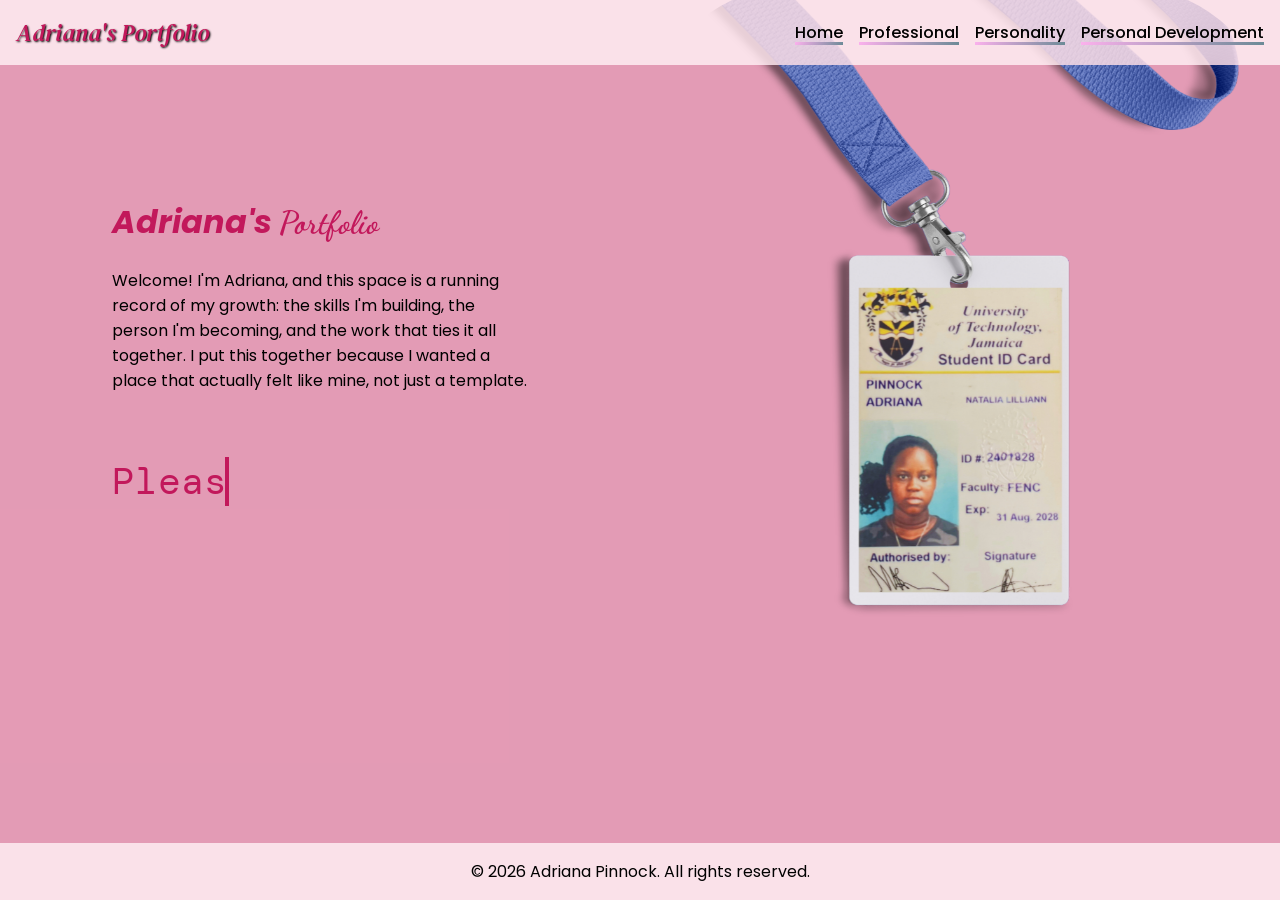
<file: 2401828_IA1_S1AY27/codes/index.html>
<!DOCTYPE html>
<html lang="en">
<head>
    <meta charset="UTF-8">
    <meta name="viewport" content="width=device-width, initial-scale=1.0">
    <title>Adriana's Portfolio|Home</title>
    <link rel="stylesheet" href="../styles.css">
</head>
<body>
    <div class="container">
        <header>
            <nav id="navbar">
                <div class="logo">
                    <a href="index.html">Adriana's Portfolio</a>
                </div>
                <div class="navlinks">
                    <a href="index.html">Home</a>
                    <a href="professional.html">Professional</a>
                    <a href="personality.html">Personality</a>
                    <a href="personal_dev.html">Personal Development</a>
                </div>
            </nav>
        </header>

        <main>
            <div class="content">
                <h1>Adriana's <em>Portfolio</em></h1>
                <p class="desc">Welcome!  I'm Adriana, and this space is a running record of my growth: the skills I'm building, 
                    the person I'm becoming, and the work that ties it all together. I put this together because I wanted a place that 
                    actually felt like mine, not just a template.
                </p>
                <div class="type-wrap">
                    <p class="typewriter">Please Enjoy!</p>
                </div>
                
            </div>

            <div class="id-wrap">
                <a href="mailto:CAnuli@utech.edu.jm?subject=IA%20Query">
                    <img id="img1" src="../assets/ID_edited.png" alt="Student ID card">
                </a>
            </div>
        </main>

        <footer>
            <p>&copy; 2026 Adriana Pinnock. All rights reserved.</p>
        </footer>
    </div>
</body>
</html>
</file>
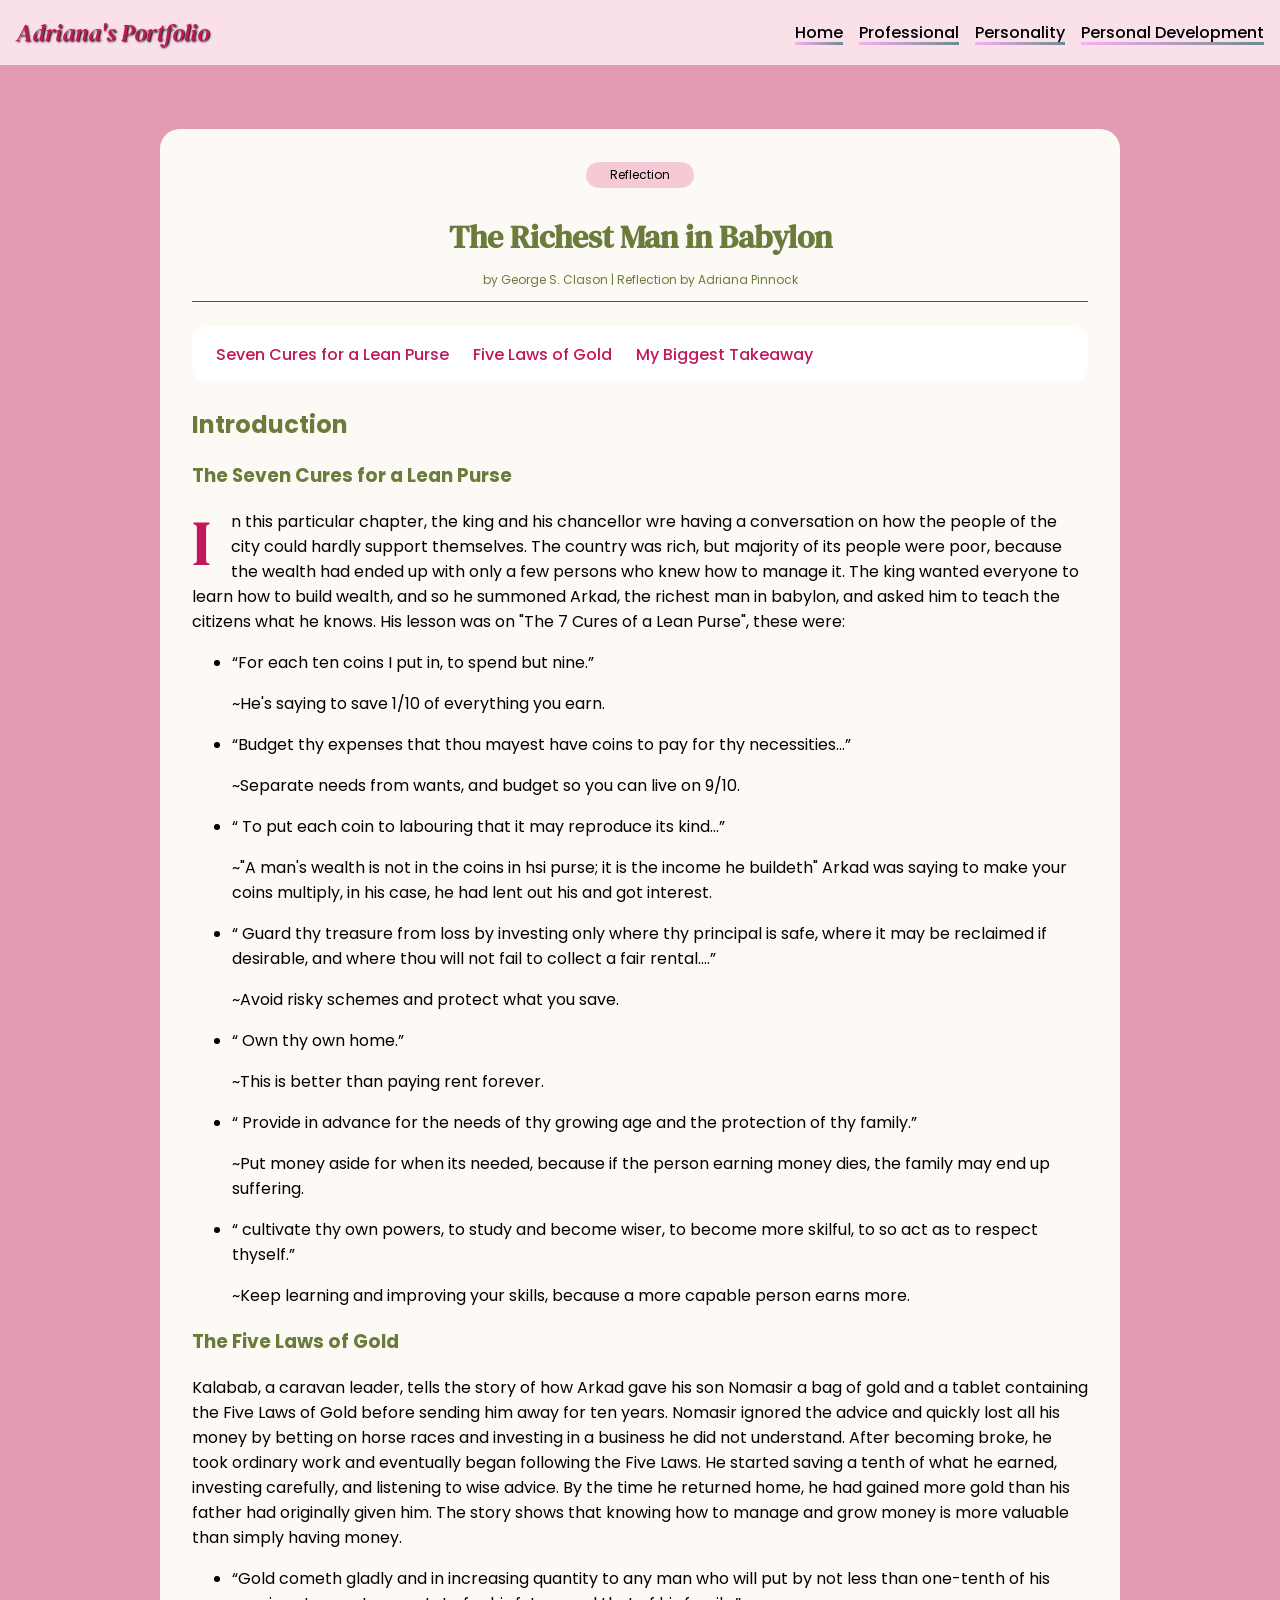
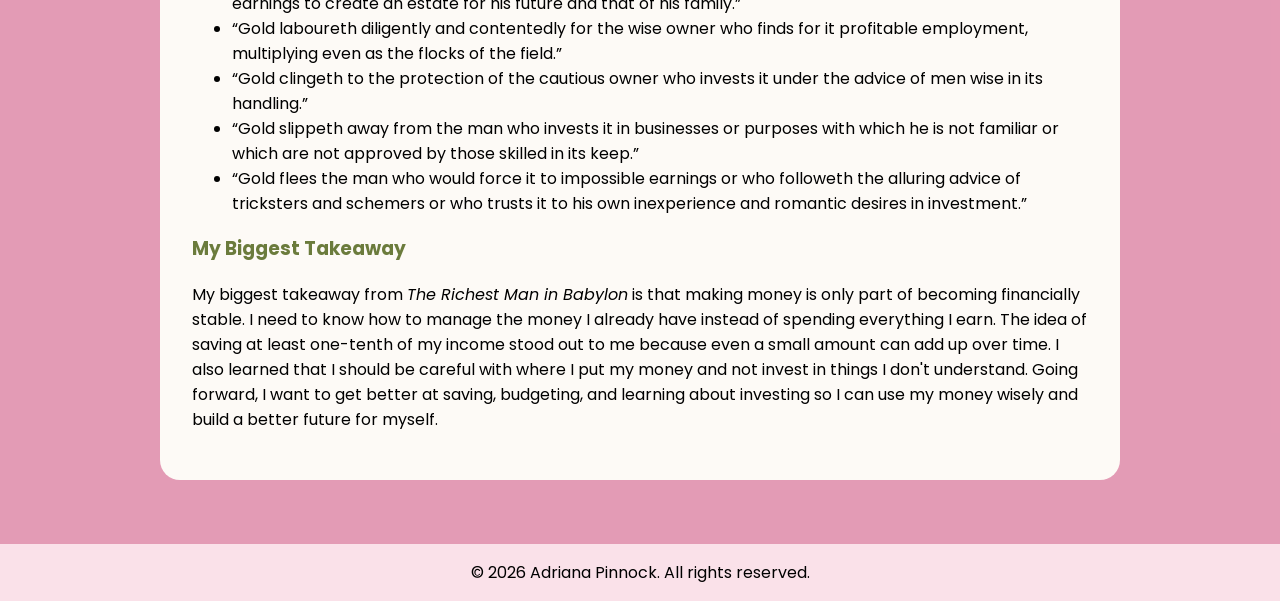
<file: 2401828_IA1_S1AY27/codes/personal_dev.html>
<!DOCTYPE html>
<html lang="en">
<head>
    <meta charset="UTF-8">
    <meta name="viewport" content="width=device-width, initial-scale=1.0">
    <title>Adriana's Portfolio | Personal Development</title>
    <link rel="stylesheet" href="../styles.css">
</head>
<body>
    <div class="container">
        <header>
            <nav id="navbar">
                <div class="logo">
                    <a href="index.html">Adriana's Portfolio</a>
                </div>
                <div class="navlinks">
                    <a href="index.html">Home</a>
                    <a href="professional.html">Professional</a>
                    <a href="personality.html">Personality</a>
                    <a href="personal_dev.html">Personal Development</a>
                </div>
            </nav>
        </header>

        <main class="personal-dev">
            <article class="blog">
                <div class="blog-head">
                    <span class="trait-tag">Reflection</span>
                    <h1>The Richest Man in Babylon</h1>
                    <p class="blog-byline">by George S. Clason | Reflection by Adriana Pinnock</p>
                </div>

                <nav class="toc" aria-label="Jump to section">
                    <ul>
                        <li><a href="#seven-cures">Seven Cures for a Lean Purse</a></li>
                        <li><a href="#five-laws">Five Laws of Gold</a></li>
                        <li><a href="#takeaway">My Biggest Takeaway</a></li>
                    </ul>
                </nav>

                <div class="blog-body">
                    <h2 id="intro">Introduction</h2>

                    <h3 id="seven-cures">The Seven Cures for a Lean Purse</h3>
                    <p>In this particular chapter, the king and his chancellor wre having a conversation on how the people of the city could
                        hardly support themselves. The country was rich, but majority of its people were poor, because the wealth had ended up with only a few
                        persons who knew how to manage it. The king wanted everyone to learn how to build wealth, and so he summoned Arkad, 
                        the richest man in babylon, and asked him to teach the citizens what he knows. His lesson was on "The 7 Cures of a Lean
                        Purse", these were:
                    </p>
                        <ul>
                            <li>
                                <q>For each ten coins I put in, to spend but nine.</q>
                                <p class="note">~He's saying to save 1/10 of everything you earn.</p>
                            </li>
                            <li>
                                <q>Budget thy expenses that thou mayest have coins to pay for thy necessities...</q>
                                <p class="note">~Separate needs from wants, and budget so you can live on 9/10.</p>
                            </li>
                            <li>
                                <q> To put each coin to labouring that it may reproduce its kind...</q>
                                <p class="note">~"A man's wealth is not in the coins in hsi purse; it is the income he buildeth" Arkad was saying
                                    to make your coins multiply, in his case, he had lent out his and got interest.</p>
                            </li>
                            <li>
                                <q> Guard thy treasure from loss by investing only where thy principal is safe, where it may be reclaimed if desirable, and where
                                    thou will not fail to collect a fair rental....</q>
                                <p class="note">~Avoid risky schemes and protect what you save.</p>
                            </li>
                            <li>
                                <q> Own thy own home.</q>
                                <p class="note">~This is better than paying rent forever.</p>
                            </li>
                            <li>
                                <q> Provide in advance for the needs of thy growing age and the protection of thy family.</q>
                                <p class="note">~Put money aside for when its needed, because if the person earning money dies, the family may end up suffering.</p>
                            </li>
                            <li>
                                <q>  cultivate thy own powers, to study and become wiser, to become more skilful, to so act as to respect thyself.</q>
                                <p class="note">~Keep learning and improving your skills, because a more capable person earns more.</p>
                            </li>
                            
                        </ul>

                    <h3 id="five-laws">The Five Laws of Gold</h3>
                    <p>Kalabab, a caravan leader, tells the story of how Arkad gave his son Nomasir a bag of gold and a tablet containing the Five Laws of 
                        Gold before sending him away for ten years. Nomasir ignored the advice and quickly lost all his money by betting on horse races and 
                        investing in a business he did not understand. After becoming broke, he took ordinary work and eventually began following the Five Laws. 
                        He started saving a tenth of what he earned, investing carefully, and listening to wise advice. By the time he returned home, he had gained 
                        more gold than his father had originally given him. The story shows that knowing how to manage and grow money is more valuable than simply  
                        having money.</p>
                    <ul>
                        <li>
                            <q>Gold cometh gladly and in increasing quantity to any man who will put by not less than one-tenth of his earnings to create an estate for his future and that of his family.</q>
                        </li>
                        <li>
                            <q>Gold laboureth diligently and contentedly for the wise owner who finds for it profitable employment, multiplying even as the flocks of the field.</q>
                        </li>
                        <li>
                            <q>Gold clingeth to the protection of the cautious owner who invests it under the advice of men wise in its handling.</q>
                        </li>
                        <li>
                            <q>Gold slippeth away from the man who invests it in businesses or purposes with which he is not familiar or which are not approved by those skilled in its keep.</q>
                        </li>
                        <li>
                            <q>Gold flees the man who would force it to impossible earnings or who followeth the alluring advice of tricksters and schemers or who trusts it to his own inexperience and romantic desires in investment.</q>
                        </li>
                    </ul>

                    <h3 id="takeaway">My Biggest Takeaway</h3>
                    <p>My biggest takeaway from <em>The Richest Man in Babylon</em> is that making money is only part of becoming financially stable. I need to know how to manage the money I already have instead of spending 
                        everything I earn. The idea of saving at least one-tenth of my income stood out to me because even a small amount can add up over time. I also learned that I should be careful with where I put my money and 
                        not invest in things I don't understand. Going forward, I want to get better at saving, budgeting, and learning about investing so I can use my money wisely and build a better future for myself.
                    </p>
                </div>
            </article>
        </main>

        <footer>
            <p>&copy; 2026 Adriana Pinnock. All rights reserved.</p>
        </footer>
    </div>
</body>
</html>
</file>
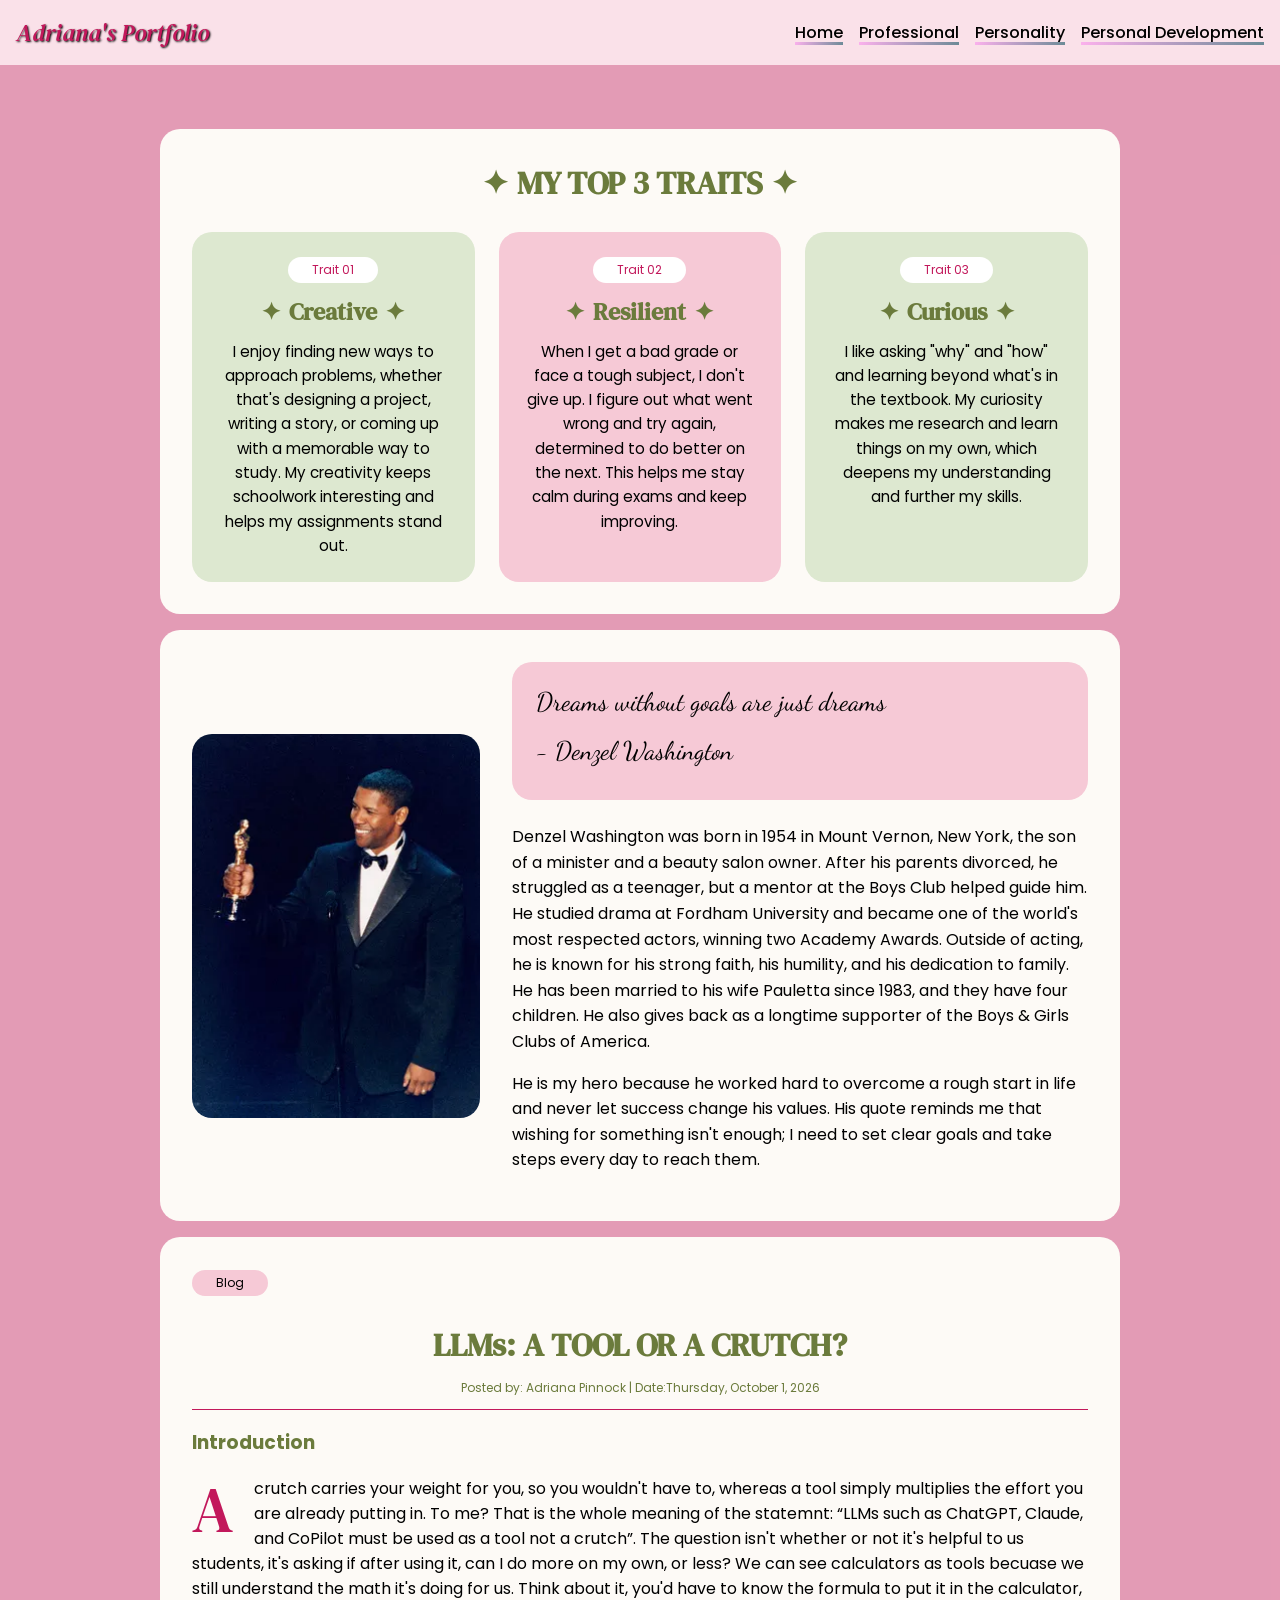
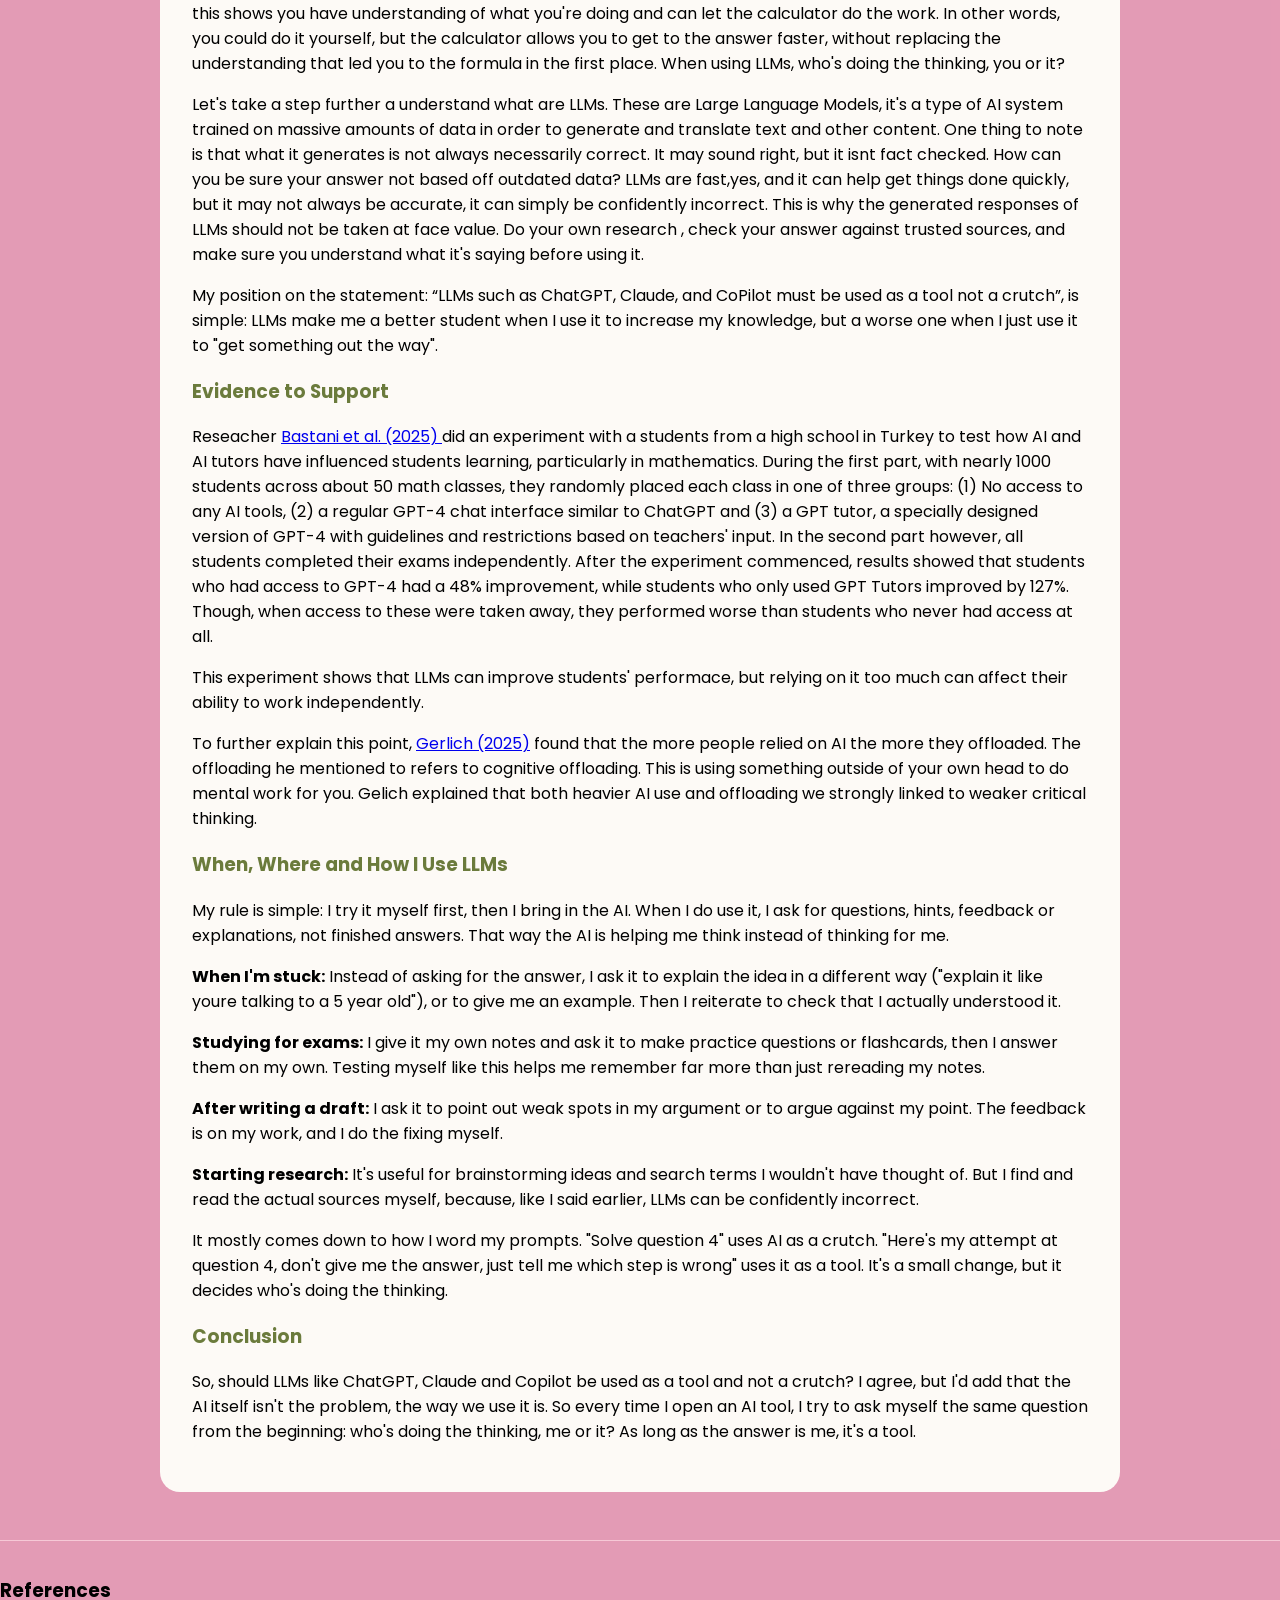
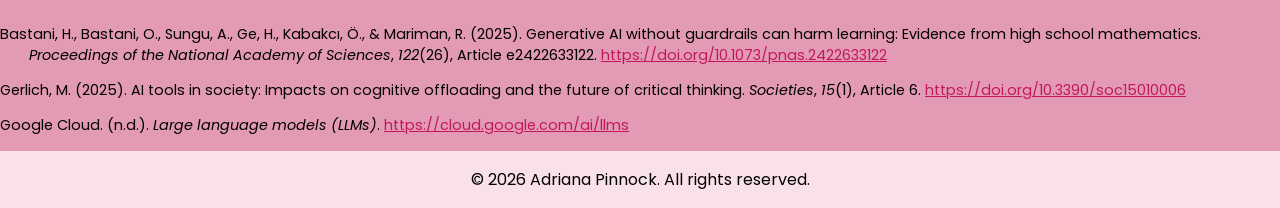
<file: 2401828_IA1_S1AY27/codes/personality.html>
<!DOCTYPE html>
<html lang="en">
<head>
    <meta charset="UTF-8">
    <meta name="viewport" content="width=device-width, initial-scale=1.0">
    <title>Adriana's Portfolio|Personality</title>
    <link rel="stylesheet" href="../styles.css">
</head>
<body>
    <div class="container">
        <header>
            <nav id="navbar">
                <div class="logo">
                    <a href="index.html">Adriana's Portfolio</a>
                </div>
                <div class="navlinks">
                    <a href="index.html">Home</a>
                    <a href="professional.html">Professional</a>
                    <a href="personality.html">Personality</a>
                    <a href="personal_dev.html">Personal Development</a>
                </div>
            </nav>
        </header>

        <main class="personality">
            <section class="traits">
                <h2>MY TOP 3 TRAITS</h2>
                <div class="trait-grid">
                    <article class="trait">
                         <span class="trait-tag">Trait 01</span>
                         <h3>Creative</h3>
                        <p>I enjoy finding new ways to approach problems, whether that's designing a project, writing a story, or coming up with 
                            a memorable way to study. My creativity keeps schoolwork interesting and helps my assignments stand out.</p>
                    </article>
                    <article class="trait">
                         <span class="trait-tag">Trait 02</span>
                        <h3>Resilient</h3>
                        <p>When I get a bad grade or face a tough subject, I don't give up. I figure out what went wrong and try again, determined to do better on the next. 
                            This helps me stay calm during exams and keep improving.</p>
                    </article>
                    <article class="trait">
                        <span class="trait-tag">Trait 03</span>
                        <h3>Curious</h3>
                        <p>I like asking "why" and "how" and learning beyond what's in the textbook. My curiosity makes me research and learn things on my own, 
                            which deepens my understanding and further my skills.</p>
                    </article>
                </div>
            </section>

            <section class="hero"> 
                <div class="hero-grid">
                    <img src="../assets/Denzel_Washington.webp" alt="" class="hero-img">
                    <div class="hero-text">
                        <blockquote class="hero-quote">
                            <p>Dreams without goals are just dreams</p>
                            <p>- Denzel Washington</p>
                        </blockquote>
                        <p>Denzel Washington was born in 1954 in Mount Vernon, New York, the son of a minister and a beauty salon owner. After his parents divorced, he struggled as a 
                            teenager, but a mentor at the Boys Club helped guide him. He studied drama at Fordham University and became one of the world's most respected actors, winning 
                            two Academy Awards. Outside of acting, he is known for his strong faith, his humility, and his dedication to family. He has been married to his wife Pauletta since 1983, 
                            and they have four children. He also gives back as a longtime supporter of the Boys & Girls Clubs of America.</p>
                        <p>He is my hero because he worked hard to overcome a rough start in life and never let success change his values. His quote reminds me that wishing 
                            for something isn't enough; I need to set clear goals and take steps every day to reach them.</p>
                    </div>
                </div> 
            </section>

            <article class="blog">
                <span class="trait-tag">Blog</span>
                    <div class="blog-head">
                        <h2>LLMs: A TOOL OR A CRUTCH?</h2>
                        <p class="blog-byline"> Posted by: Adriana Pinnock | Date:Thursday, October 1, 2026</p>
                    </div>
                    <div class="blog-body">
                        <h3>Introduction</h3>
                        <p>
                            A crutch carries your weight for you, so you wouldn't have to, whereas a tool simply multiplies the effort you are already putting in.
                            To me? That is the whole meaning of the statemnt: “LLMs such as ChatGPT, Claude, and CoPilot must be used as a tool not a crutch”.
                            The question isn't whether or not it's helpful to us students, it's asking if after using it, can I do more on my own, or less? 
                            We can see calculators as tools becuase we still understand the math it's doing for us. Think about it, you'd have to know the formula to put it in the calculator, 
                            this shows you have understanding of what you're doing and can let the calculator do the work. In other words, you could do it yourself, but the calculator allows you to get to 
                            the answer faster, without replacing the understanding that led you to the formula in the first place. When using LLMs, who's doing the thinking, you or it?
                        </p>
                        <p>
                            Let's take a step further a understand what are LLMs. These are Large Language Models, it's a type of AI system trained on massive amounts of data in order 
                            to generate and translate text and other content. One thing to note is that what it generates is not always necessarily correct. It may sound right, but it isnt fact checked.
                            How can you be sure your answer not based off outdated data? LLMs are fast,yes, and it can help get things done quickly, but it may not always be accurate, it can simply be
                            confidently incorrect. This is why the generated responses of LLMs should not be taken at face value. Do your own research , check your answer against trusted sources,
                            and make sure you understand what it's saying before using it. 
                        </p>
                        <p>
                            My position on the statement: “LLMs such as ChatGPT, Claude, and CoPilot must be used as a tool not a crutch”, is simple: LLMs make me a better student
                            when I use it to increase my knowledge, but a worse one when I just use it to "get something out the way".
                        </p>

                        <h3>Evidence to Support</h3>
                        <p>
                            Reseacher  <a href="https://www.pnas.org/doi/10.1073/pnas.2422633122">Bastani et al. (2025) </a> did an experiment with a students from a high school in Turkey to test how AI and AI tutors 
                            have influenced students learning, particularly in mathematics. During the first part, with nearly 1000 students across about 50 math classes, they randomly placed each class in one of three groups: (1) No access to any AI tools, 
                            (2) a regular GPT-4 chat interface similar to ChatGPT and (3) a GPT tutor, a specially designed version of GPT-4 with guidelines and restrictions based on teachers' input. In the second part however, all students completed their exams independently. After the experiment commenced, results showed that students who had access 
                            to GPT-4 had a 48% improvement, while students who only used GPT Tutors improved by 127%. Though, when access to these were taken away, they performed worse than students who never 
                            had access at all.
                        </p>
                        <p>
                            This experiment shows that LLMs can improve students' performace, but relying on it too much can affect their ability to work independently. 
                        </p>
                        <p>
                            To further explain this point, <a href="https://www.mdpi.com/2075-4698/15/1/6">Gerlich (2025)</a> found that the more people  relied on AI
                            the more they offloaded. The offloading he mentioned to refers to cognitive offloading. This is using something outside
                            of your own head to do mental work for you.  Gelich explained that both heavier AI use and offloading we strongly linked to weaker critical thinking.
                        </p>
                        <h3>When, Where and How I Use LLMs</h3>
                        <p>
                            My rule is simple: I try it myself first, then I bring in the AI. When I do use it, I ask for questions, hints, feedback or explanations, not finished answers.
                            That way the AI is helping me think instead of thinking for me. 
                        </p>
                            
                        <p><!--strong emphasizes that the tet is important and bolds it-->
                            <strong>When I'm stuck:</strong> Instead of asking for the answer, I ask it to explain the idea in a different way ("explain it like youre talking to a 5 year old"), or to give me an example. Then I reiterate
                            to check that I actually understood it.
                        </p>
                        <p>
                            <strong>Studying for exams:</strong> I give it my own notes and ask it to make practice questions or flashcards, then I answer them on my own. Testing myself like this
                            helps me remember far more than just rereading my notes.
                        </p>
                        <p>
                            <strong>After writing a draft:</strong> I ask it to point out weak spots in my argument or to argue against my point. The feedback is on my work, and I do the fixing myself.
                        </p>
                        <p>
                            <strong>Starting research:</strong> It's useful for brainstorming ideas and search terms I wouldn't have thought of. But I find and read the actual sources myself,
                            because, like I said earlier, LLMs can be confidently incorrect.
                        </p>
                        <p>
                           It mostly comes down to how I word my prompts. "Solve question 4" uses AI as a crutch. "Here's my attempt at question 4, don't give me the answer, just tell me
                            which step is wrong" uses it as a tool. It's a small change, but it decides who's doing the thinking.
                        </p>
                        <h3>Conclusion</h3>
                        <p>
                            So, should LLMs like ChatGPT, Claude and Copilot be used as a tool and not a crutch? I agree, but I'd add that the AI itself isn't the problem, the way we use it is.
                            So every time I open an AI tool, I try to ask myself the same question from the beginning: who's doing the thinking, me or it? As long as the answer is me, it's a tool.
                        </p>
                    </div>
            </article>           
            <section class="references">
                <h3>References</h3>

                <p>Bastani, H., Bastani, O., Sungu, A., Ge, H., Kabakcı, Ö., &amp; Mariman, R. (2025).
                    Generative AI without guardrails can harm learning: Evidence from high school mathematics.
                    <i>Proceedings of the National Academy of Sciences</i>, <i>122</i>(26), Article e2422633122.
                    <a href="https://doi.org/10.1073/pnas.2422633122">https://doi.org/10.1073/pnas.2422633122</a></p>
                
                <p>Gerlich, M. (2025). AI tools in society: Impacts on cognitive offloading and the future of critical thinking.
                    <i>Societies</i>, <i>15</i>(1), Article 6.
                    <a href="https://doi.org/10.3390/soc15010006">https://doi.org/10.3390/soc15010006</a></p>
                
                <p>Google Cloud. (n.d.). <i>Large language models (LLMs)</i>.
                    <a href="https://cloud.google.com/ai/llms">https://cloud.google.com/ai/llms</a></p>
                </section>
                    
            
        </main>

        <footer>
            <p>&copy; 2026 Adriana Pinnock. All rights reserved.</p>
        </footer>
    </div>
</body>
</html>
</file>
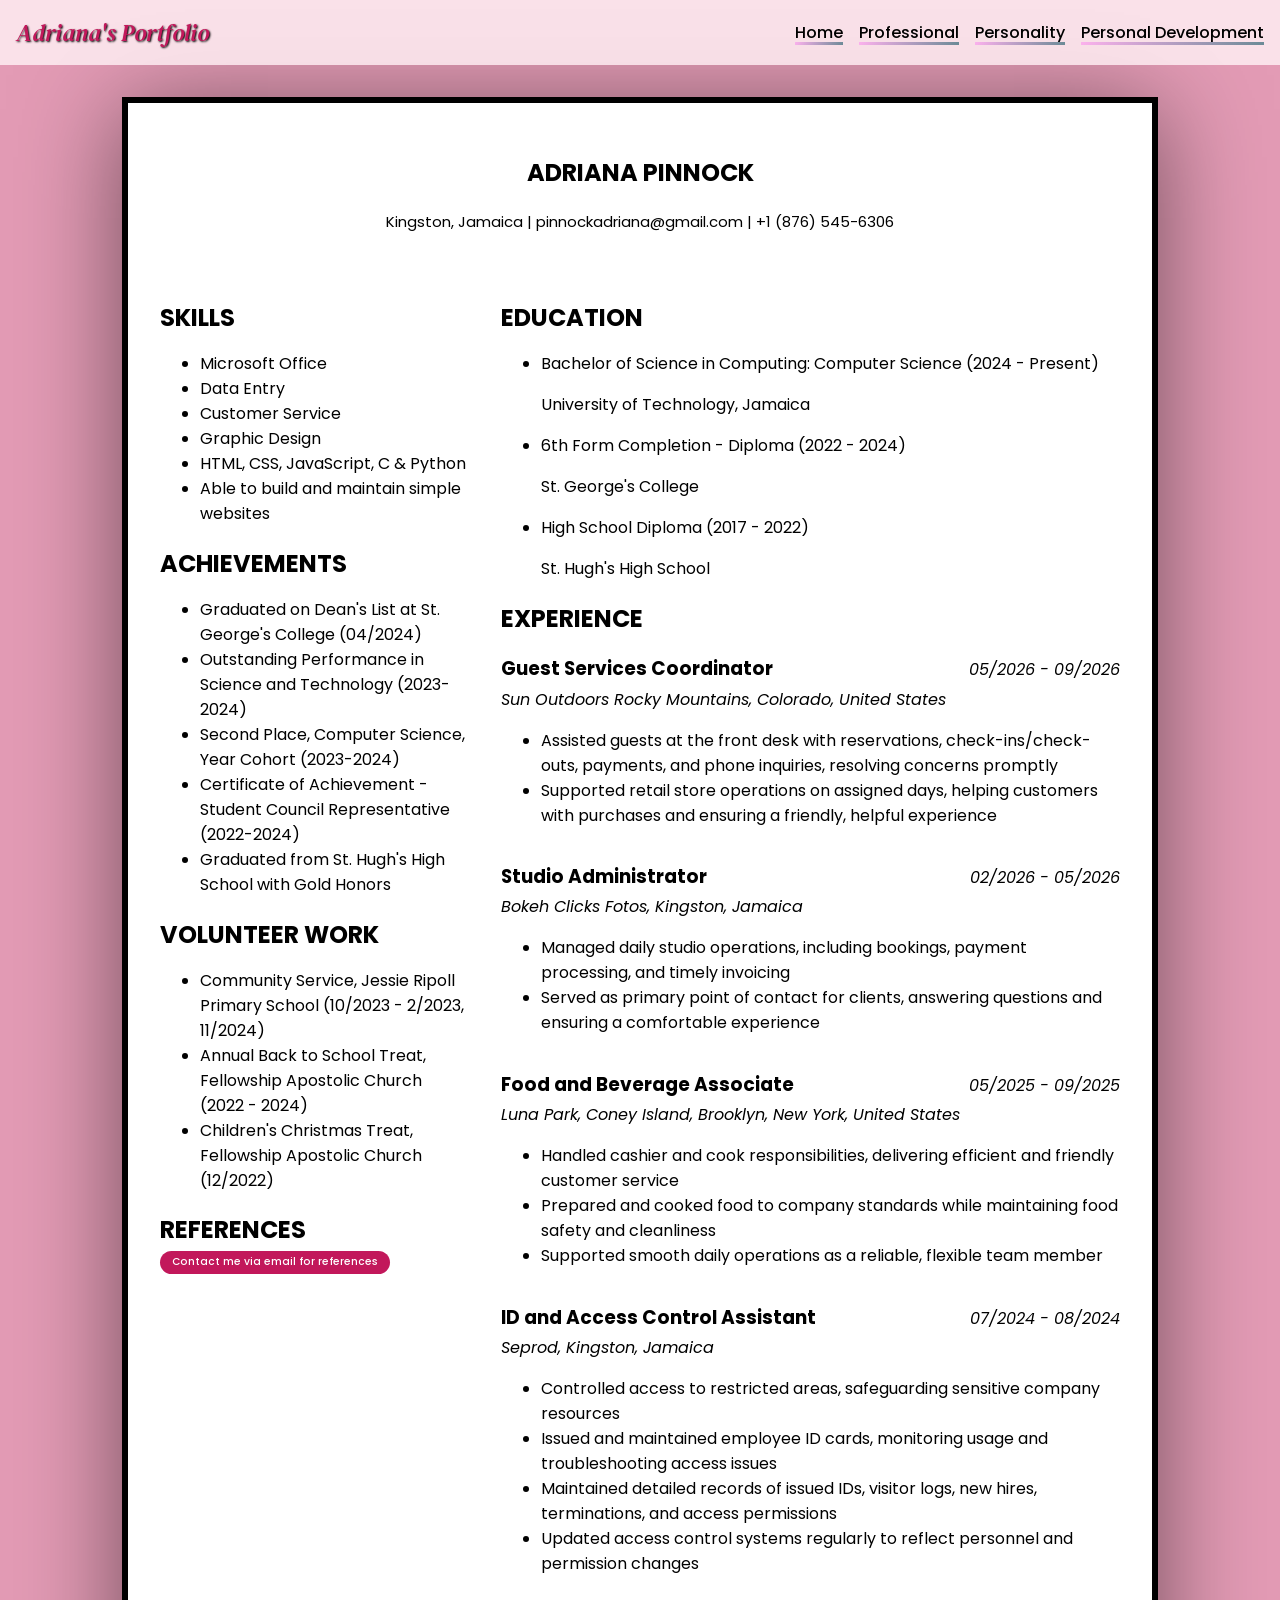
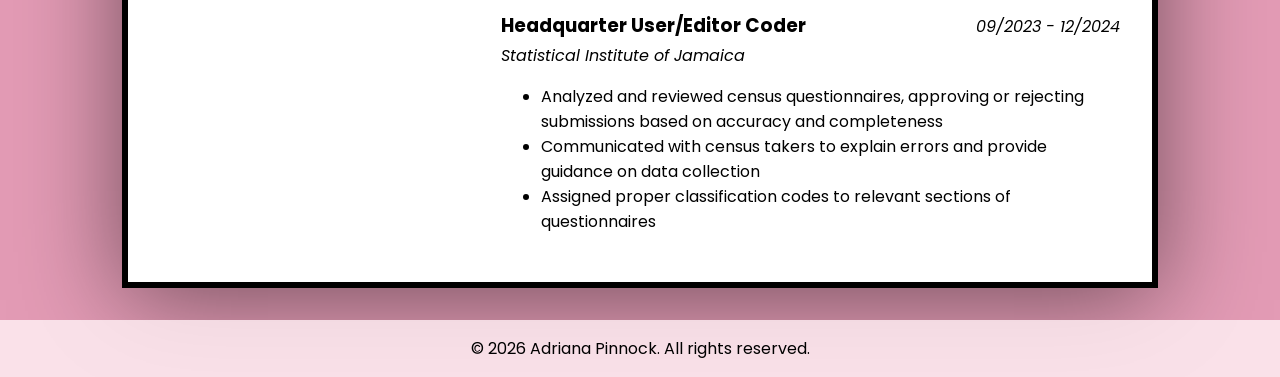
<file: 2401828_IA1_S1AY27/codes/professional.html>
<!DOCTYPE html>
<html lang="en">
<head>
    <meta charset="UTF-8">
    <meta name="viewport" content="width=device-width, initial-scale=1.0">
    <title>Adriana's Portfolio|Professional</title>
    <link rel="stylesheet" href="../styles.css">
</head>
<body>
    <div class="container">
        <header>
            <nav id="navbar">
                <div class="logo">
                    <a href="index.html">Adriana's Portfolio</a>
                </div>
                <div class="navlinks">
                    <a href="index.html">Home</a>
                    <a href="professional.html">Professional</a>
                    <a href="personality.html">Personality</a>
                    <a href="personal_dev.html">Personal Development</a>
                </div>
            </nav>
        </header>
        <main class="resume">
            <div class="paper">
                <section class="resume-top">
                    <h1>ADRIANA PINNOCK</h1>
                    <p>Kingston, Jamaica  |  pinnockadriana@gmail.com  |  +1 (876) 545-6306</p>
                </section>
                <div class="resume-side">
                    <section class="skills">
                        <h2>SKILLS</h2>
                        <ul>
                            <li>Microsoft Office</li>
                            <li>Data Entry</li>
                            <li>Customer Service</li>
                            <li>Graphic Design</li>
                            <li>HTML, CSS, JavaScript, C & Python</li>
                            <li>Able to build and maintain simple websites</li>
                        </ul>
                    </section>
                    <section class="achievement">
                        <h2>ACHIEVEMENTS</h2>
                        <ul>
                            <li> Graduated on Dean's List at St. George's College (04/2024) </li>
                            <li>Outstanding Performance in Science and Technology (2023-2024) </li>
                            <li>Second Place, Computer Science, Year Cohort (2023-2024) </li>
                            <li>Certificate of Achievement - Student Council Representative (2022-2024) </li>
                            <li>Graduated from St. Hugh's High School with Gold Honors</li>
                        </ul>
                    </section>
                    <section class="volunteer">
                        <h2>VOLUNTEER WORK</h2>
                        <ul>
                            <li>Community Service, Jessie Ripoll Primary School (10/2023 - 2/2023, 11/2024)</li>
                            <li>Annual Back to School Treat, Fellowship Apostolic Church (2022 - 2024) </li>
                            <li>Children's Christmas Treat, Fellowship Apostolic Church (12/2022)</li>
                        </ul>
                    </section>
                    <section class="ref-contact">
                        <h2>REFERENCES</h2>
                        <a class="email-btn" href="mailto:adriananpinnock@students.utech.edu.jm?subject=Reference%20Request">
                            Contact me via email for references
                        </a>
                    </section>
                </div>

                <div class="resume-main">
                    <section class="education">
                        <h2>EDUCATION</h2>
                        <ul>
                            <li>
                                Bachelor of Science in Computing: Computer Science (2024 - Present)
                                <p class="fine-print">University of Technology, Jamaica</p>
                            </li>
                            <li>
                                6th Form Completion - Diploma (2022 - 2024)
                                <p class="fine-print">St. George's College</p>
                            </li>
                            <li>
                                High School Diploma (2017 - 2022)
                                <p class="fine-print">St. Hugh's High School</p>
                            </li>
                        </ul>
                    </section>
                    <section class="experience">
                        <h2>EXPERIENCE</h2>
                        <article>
                            <div class="job-info">
                                <h3>Guest Services Coordinator</h3>
                                <p>05/2026 - 09/2026</p>
                            </div>
                            <p class="job-place"><i>Sun Outdoors Rocky Mountains, Colorado, United States</i></p>
                            <ul>
                                <li>Assisted guests at the front desk with reservations, check-ins/check-outs, payments, and phone inquiries, resolving concerns promptly</li>
                                <li>Supported retail store operations on assigned days, helping customers with purchases and ensuring a friendly, helpful experience</li>
                            </ul>
                        </article>

                        <article>
                            <div class="job-info">
                                <h3>Studio Administrator</h3>
                                <p>02/2026 - 05/2026</p>
                            </div>
                            <p class="job-place">Bokeh Clicks Fotos, Kingston, Jamaica</p>
                            <ul>
                                <li>Managed daily studio operations, including bookings, payment processing, and timely invoicing </li>
                                <li>Served as primary point of contact for clients, answering questions and ensuring a comfortable experience </li>
                            </ul>
                        </article>

                        <article>
                            <div class="job-info">
                                <h3>Food and Beverage Associate</h3>
                                <p>05/2025 - 09/2025</p>
                            </div>
                            <p class="job-place">Luna Park, Coney Island, Brooklyn, New York, United States</p>
                            <ul>
                                <li>Handled cashier and cook responsibilities, delivering efficient and friendly customer service</li>
                                <li>Prepared and cooked food to company standards while maintaining food safety and cleanliness </li>
                                <li>Supported smooth daily operations as a reliable, flexible team member </li>
                            </ul>
                        </article>

                        <article>
                            <div class="job-info">
                                <h3>ID and Access Control Assistant</h3>
                                <p>07/2024 - 08/2024</p>
                            </div>
                            <p class="job-place">Seprod, Kingston, Jamaica</p>
                            <ul>
                                <li>Controlled access to restricted areas, safeguarding sensitive company resources </li>
                                <li>Issued and maintained employee ID cards, monitoring usage and troubleshooting access issues </li>
                                <li>Maintained detailed records of issued IDs, visitor logs, new hires, terminations, and access permissions </li>
                                <li>Updated access control systems regularly to reflect personnel and permission changes </li>
                            </ul>
                        </article>

                        <article>
                            <div class="job-info">
                                <h3>Headquarter User/Editor Coder </h3>
                                <p>09/2023 - 12/2024</p>
                            </div>
                            <p class="job-place">Statistical Institute of Jamaica</p>
                            <ul>
                                <li>Analyzed and reviewed census questionnaires, approving or rejecting submissions based on accuracy and completeness</li>
                                <li>Communicated with census takers to explain errors and provide guidance on data collection</li>
                                <li>Assigned proper classification codes to relevant sections of questionnaires</li>
                            </ul>
                        </article>
                    </section>
                </div>
            </div>
        </main>
        <footer>
            <p>&copy; 2026 Adriana Pinnock. All rights reserved.</p>
        </footer>
    </div> 
</body>
</html>
</file>
<file: 2401828_IA1_S1AY27/styles.css>
@import url('https://fonts.googleapis.com/css2?family=DM+Mono&family=DM+Serif+Text:ital@0;1&family=Dancing+Script:wght@700&family=Poppins:ital,wght@0,400;0,500;1,400;1,700&display=swap');
:root{
    --pink-light: rgba(249, 220, 230, 0.85);   /* nav and footer */
    --pink-main: rgba(223, 138, 168, 0.85);    /* main background */
    --accent: #c2185b;                         /* headings on home page*/
    --text: #000000;
    --paper: #ffffff;
    --gradient-start: #fcb1ed;                 /* nav link hover */
    --gradient-end: #6b8a96;
    --sage: #dde8d0;                           /* green cards */
    --blush: #f6c9d6;                          /* pink card and quote */
    --olive: #6b7b3c;                          /* headings and sparkles */
    --cream: #fdfaf6;                          /* traits and hero */

    --font-body: 'Poppins', sans-serif;
    --font-logo: 'DM Serif Text', serif;
    --font-script: 'Dancing Script', cursive;
    --font-mono: 'DM Mono', monospace;
}

body{
    margin: 0;
    font-family: var(--font-body);
    color: var(--text);
}

.container{
    display: grid;
    min-height: 100vh;
    gap: 0;
    grid-template-rows: auto 1fr auto;  /* header, main, footer */
}

main{
    display: grid;
    grid-template-columns: 1fr 1fr;  /* for content and id side */
    background: var(--pink-main);

    /*This is one string (one row), with two tokens: content and id-wrap. Basically saying "this row has two cells, the left one belongs 
        to whatever has grid-area: content, the right one belongs to whatever has grid-area: id-wrap."*/
    grid-template-areas: 
        "content id-wrap"; 
    align-items: stretch;
    
}

header{
    z-index: 10;
}

nav{
    background: var(--pink-light);
    display: flex;
    justify-content: space-between;
    align-items: center;
    padding: 1rem;
}

.logo{
    font-family: var(--font-logo);
    font-style: italic;
    font-size: 1.5rem;
}

.logo a{
    text-decoration: none;
    color: var(--accent);
    text-shadow: .5px 1px 2px #000000;
}

.navlinks{
    display: flex;
    gap: 1rem;
    font-family: 'Poppins', sans-serif;
    font-size: 1rem;
    font-weight: 500;
}

.navlinks a {
  text-decoration: none;
  position: relative;
  background: linear-gradient(120deg, #fcb1ed 0%, #6b8a96 100%);
  background-repeat: no-repeat; /*makes the thin strip show only once instead of stacking to fill the text*/
  background-size: 100% 0.2em; /*the thin strip is 100% wide and 0.2em tall*/
  background-position: 0 100%;
  transition: background-size 0.25s ease-in;
  color:var(--text);
}

.navlinks a:hover {
  background-size: 100% 100%;
}

.content{
    grid-area: content;
    width: 100%;
    box-sizing: border-box;
    padding: 7rem;
}

.content h1 {
  font-family: var(--font-body);
  font-style: italic;
  color: var(--accent);
}

.content h1 em {
  font-family: var(--font-script);
  font-style: normal;
  color: var(--accent);
}

.id-wrap{
    grid-area: id-wrap;
    position: relative;
    top: -5rem;
    width: clamp(23rem, 60vw, 40rem);
        /*        |       |      |
                 min  preferred max   */
    margin: 0 auto -3.125rem;
    z-index: 1;
}

#img1 {
    width: 100%;
    height: auto;
    display: block;
    border-radius: 10rem;
}

a[href^="mailto:"] img:hover{
      transform: scale(1.03);
      transition: transform 0.2s ease;
}


.type-wrap{
    margin-top: 4rem;
    font-family: var(--font-mono);
    font-size: 15px;
    width: 13ch;          /* the full text width, reserved from the start */
}

.typewriter{
    
    font-family: var(--font-mono);
    font-size: 2.5em;
    color: var(--accent);
    white-space: nowrap;                  
    overflow: hidden;                     
    border-right: 0.12em solid var(--accent);   
    animation:
        typing 3s steps(13) 1s infinite,      
        blink 0.75s step-end infinite;   
}


@keyframes typing{
    0%   { width: 0; }
    40%  { width: 13ch; }
    70%  { width: 13ch; }
    100% { width: 0; }
}

@keyframes blink{
    50%{ border-color: transparent; }
}


footer{
    text-align: center;
    background: var(--pink-light);
}



/*          PROFESSIONAL CSS           */

main.resume{
    display: block;
    padding: 2rem;
}

.paper{
    display: grid;
    grid-template-columns: 1.5fr 3fr;  
    grid-template-areas: 
        "resume-top resume-top"
        "resume-side resume-main";
    max-width: 60rem;
    margin: 0 auto; /*back to centre the paper*/
    background: white;
    border: 0.4rem solid #000000;
    box-shadow: 0 0.75rem 6rem rgba(0, 0, 0, 0.5);
    padding: 2rem;
    gap: 2rem;
}

.resume-top{
    grid-area: resume-top;
    text-align: center;
}

.resume-top p{
    font-size: 15px;
}

.resume h2, .resume h3{
    margin-bottom: 0;
}

.resume-side{
    grid-area: resume-side;
}

.resume-main{
    grid-area: resume-main;
}

.email-btn{
    display: inline-block;
    background: var(--accent);
    color: var(--paper);
    text-decoration: none;
    font-weight: 500;
    font-size: 0.65rem;
    text-align: center;
    padding: 0.2rem 0.75rem;
    border-radius: 99px;
    transition: background 0.2s ease, transform 0.2s ease;
}

.email-btn:hover{
    background: var(--olive);
    transform: translateY(-2px);      /* lifts it up */
}

.job-info p{
    font-size: 1rem;

    margin: 0;
    font-style: italic;
}

.job-info{
    display: flex;
    justify-content: space-between;
    align-items: baseline;
    
}

.job-place{
    margin: 0.2rem 0 0;
    font-style: italic;
}

/*   PERSONALITY CSS   */
main.personality{
    display: grid;
    grid-template-columns: 1fr;
    grid-template-areas: 
        "traits"
        "hero"
        "essay";
    gap: 1rem;
    justify-items: center;
}

.traits{
    margin-top: 4rem;
    grid-area: traits;
    width: 100%;
    max-width: 60rem;
    background: var(--cream);
    border-radius: 1.25rem;
    padding: 2rem;
    box-sizing: border-box;
}

.traits h2{
    text-align: center;
    font-family: var(--font-logo);
    font-style: normal;
    font-size: 2rem;
    color: var(--olive);
    text-transform: uppercase;
    margin-top: 0;
}

/* sparkles either side of the headings (pseudo-elements) */
.traits h2::before,
.trait h3::before{
    content: "\2726";          /* diamond */
    margin-right: 0.5rem;
}

.traits h2::after,
.trait h3::after{
    content: "\2726";
    margin-left: 0.5rem;
}

/* cards: 3 across, wrap to 1 on small screens */
.trait-grid{
    display: grid;
    grid-template-columns: repeat(auto-fit, minmax(14rem, 1fr));
    gap: 1.5rem;
}

.trait{
    background: var(--sage);
    border-radius: 1.25rem;
    padding: 1.5rem;
    text-align: center;
}

.trait:nth-child(2){ 
    background: var(--blush); /*makes the 2nd trait box pink*/
}

.trait-tag{
    display: inline-block;
    background: var(--paper);
    color: var(--accent);
    font-size: 0.75rem;
    padding: 0.25rem 1.5rem;
    border-radius: 999px;
}

.trait h3{
    font-family: var(--font-logo);
    font-size: 1.5rem;
    color: var(--olive);
    margin: 0.75rem 0;
}

.trait p{
    font-size: 0.95rem;
    line-height: 1.6;
    margin: 0.75rem 0 0;
}

.hero{
    grid-area: hero;
    width: 100%;
    max-width: 60rem;
    background: var(--paper);
    width: 100%;
    max-width: 60rem;
}



.hero{
    grid-area: hero;
    width: 100%;
    max-width: 60rem;
    background: var(--cream);
    border-radius: 1.25rem;
    padding: 2rem;
    box-sizing: border-box;
}

.hero h2{
    text-align: center;
    font-family: var(--font-logo);
    font-style: normal;
    font-size: 2rem;
    color: var(--olive);
    margin-top: 0;
    text-transform: uppercase;
}

/* image on left (1 part), text on right (2 parts) */
.hero-grid{
    display: grid;
    grid-template-columns: 1fr 2fr;
    gap: 2rem;
    align-items: center;          /* text stays level with the middle of the image */
}

.hero-img{
    width: 100%;
    aspect-ratio: 3 / 4;          /* portrait shape */
    object-fit: cover;            /* crops to fill without stretching it out*/
    display: block;
    border-radius: 1.25rem;
}

.hero-quote{
    margin: 0 0 1.5rem;
    padding: 1.25rem 1.5rem;
    background: var(--blush);
    border-radius: 1.25rem;
}

.hero-quote p{
    font-family: var(--font-script);
    font-size: 1.6rem;
    line-height: 1.3;
    margin: 0 0 0.5rem;
}

.hero-quote cite{
    font-style: normal;
    font-size: 0.9rem;
    color: var(--olive);
}

.hero-quote cite::before{
    content: "\2014 ";            /* dash before the name */
}

.hero-text p{
    line-height: 1.6;
}

.blog{
    grid-area: essay;
    width: 100%;
    max-width: 60rem;
    background: var(--cream);
    border-radius: 1.25rem;
    padding: 2rem;
    box-sizing: border-box;
}

.blog .trait-tag{
    background: var(--blush);
    color: var(--text);
}

.blog-head{
    text-align: center;
    border-bottom: 1px solid var(--accent);
}

.blog-head h1, .blog-head h2{
    font-family: var(--font-logo);
    font-size: 2rem;
    color: var(--olive);
    margin-bottom: 0;
}

.blog-byline{
    font-size: .75rem;
    color: var(--olive);
}

.blog-body h2, .blog-body h3{
    font-family: var(--font-body);
    color: var(--olive);
}

/* big capital letter at the start of the first paragraph */
.blog-body> p:first-of-type::first-letter{
    float: left;
    font-family: var(--font-logo);
    font-size: 4rem;
    line-height: 1;
    color: var(--accent);
    margin: 0.1rem 1.25rem 0 0;
}

.references{
    margin-top: 2rem;
    padding-top: 1rem;
    border-top: 1px solid var(--blush);
}

.references p{
    font-size: 0.9rem;
    padding-left: 2em;        /* indent every line... */
    text-indent: -2em;        /* ...then pull the first line back out */
    overflow-wrap: anywhere;  
}

.references a{
    color: var(--accent);
}

/*   PERSONAL DEVELOPMENT CSS      */

main.personal-dev{
    display: block;               /* switches off the home page grid */
    padding: 2rem;
}

.personal-dev .blog{
    margin: 2rem auto;            
}

.toc{
    background: var(--paper);
    border-radius: 1rem;
    padding: 1rem 1.5rem;
    margin: 1.5rem 0;
}

.toc ul{
    list-style: none;
    margin: 0;
    padding: 0;
    display: flex;
    flex-wrap: wrap;              /* links wrap onto new lines on small screens */
    justify-content: center;
    gap: 0.5rem 1.5rem;
}

.toc a{
    color: var(--accent);
    font-weight: 500;
    text-decoration: none;
}

.toc a:hover{
    text-decoration: underline;
}

html{
    scroll-behavior: smooth;
}

/* leaves space above a heading when you jump to it */
.blog-body h2[id], .blog-body h3[id]{
    scroll-margin-top: 1.5rem;
}


/*MOBILE SCREEN VIEW*/
@media only screen and (max-width: 600px) {
    main{
        grid-template-columns: 1fr;  /* for content and id side */
        grid-template-areas: 
            "id-wrap"
            "content";
    }

    nav{
        flex-direction: column;
        align-items: center;
        gap: 1rem;
    }

    .content{  
        width: 100%;
        box-sizing: border-box;
        padding: 2rem;
    }

    .content h1 {
        text-align: center;
    }

    .id-wrap{
        width: clamp(23rem, 60vw, 30rem);
    }

    main.resume{
        padding: 1rem;
    }

    .paper{
        padding: 1.5rem;
        grid-template-columns: 1fr;
        grid-template-areas: 
            "resume-top"
            "resume-main"
            "resume-side";
    }
}
</file>
